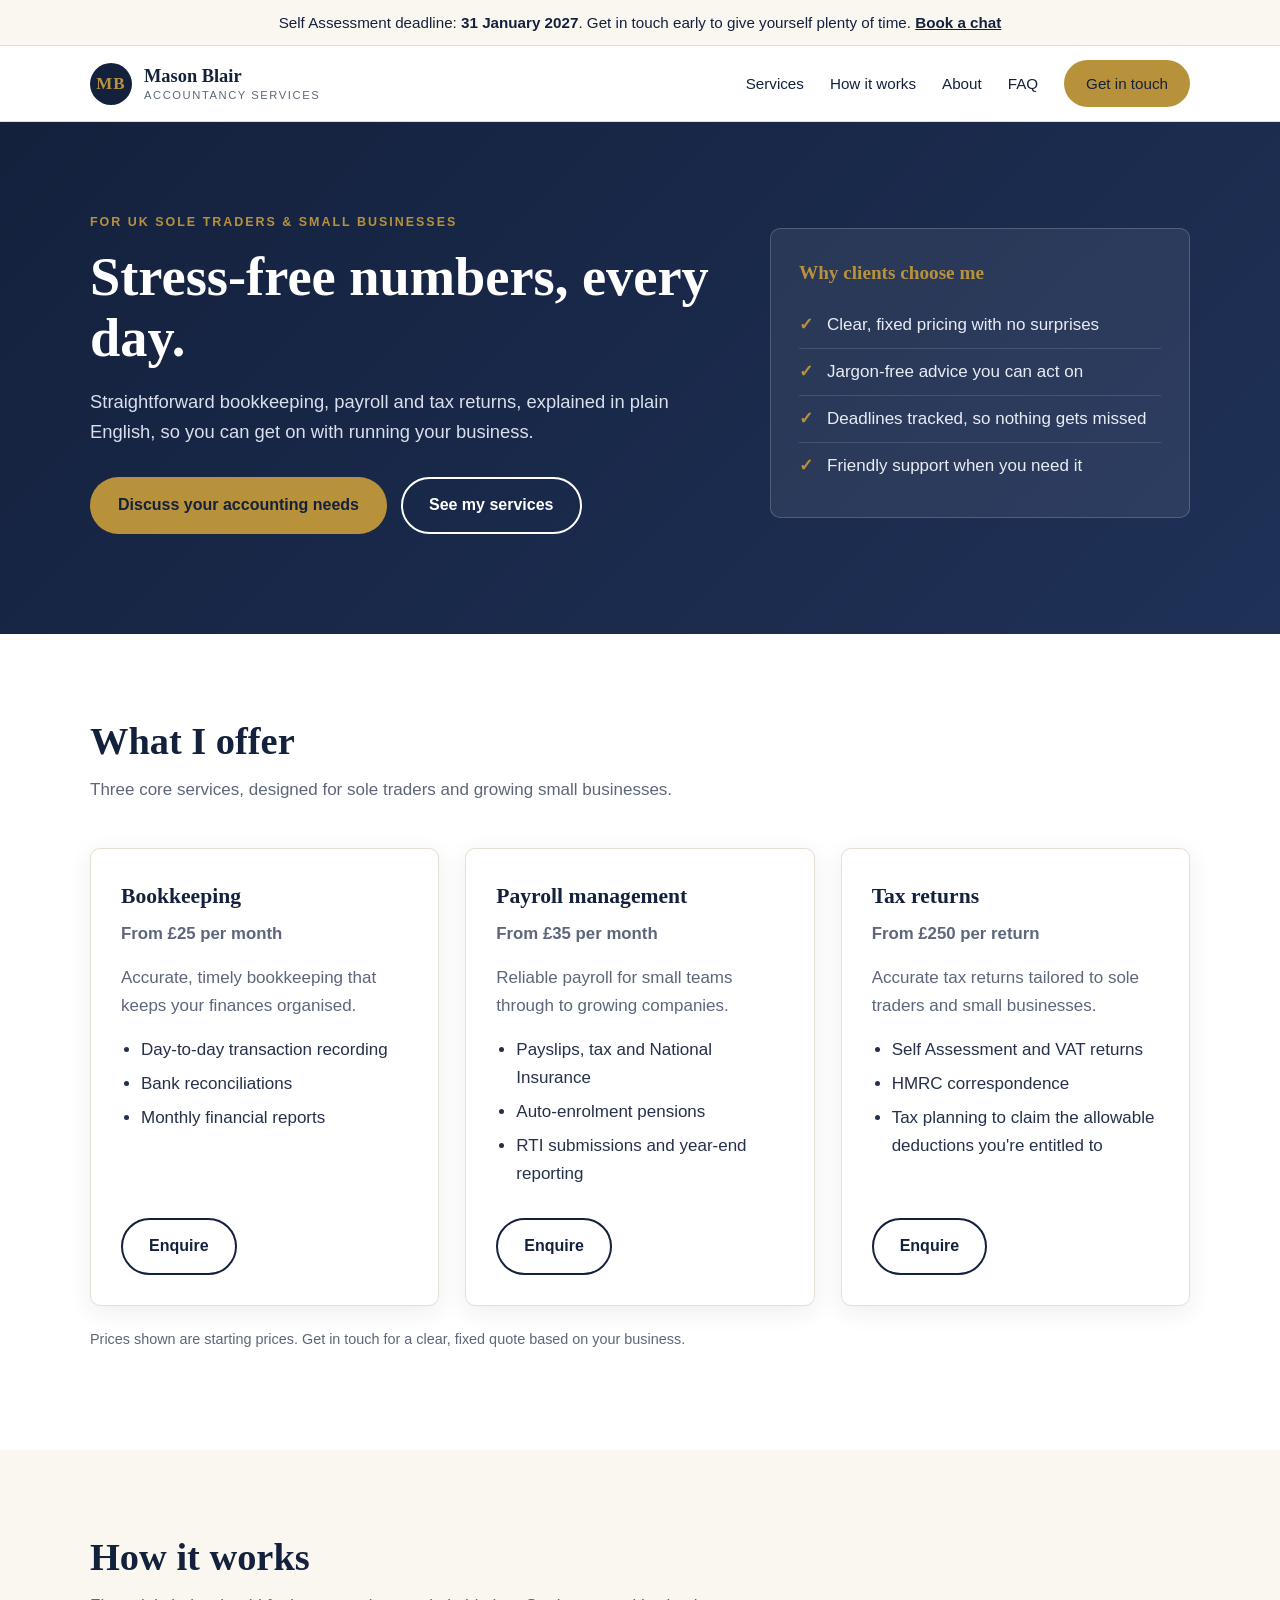
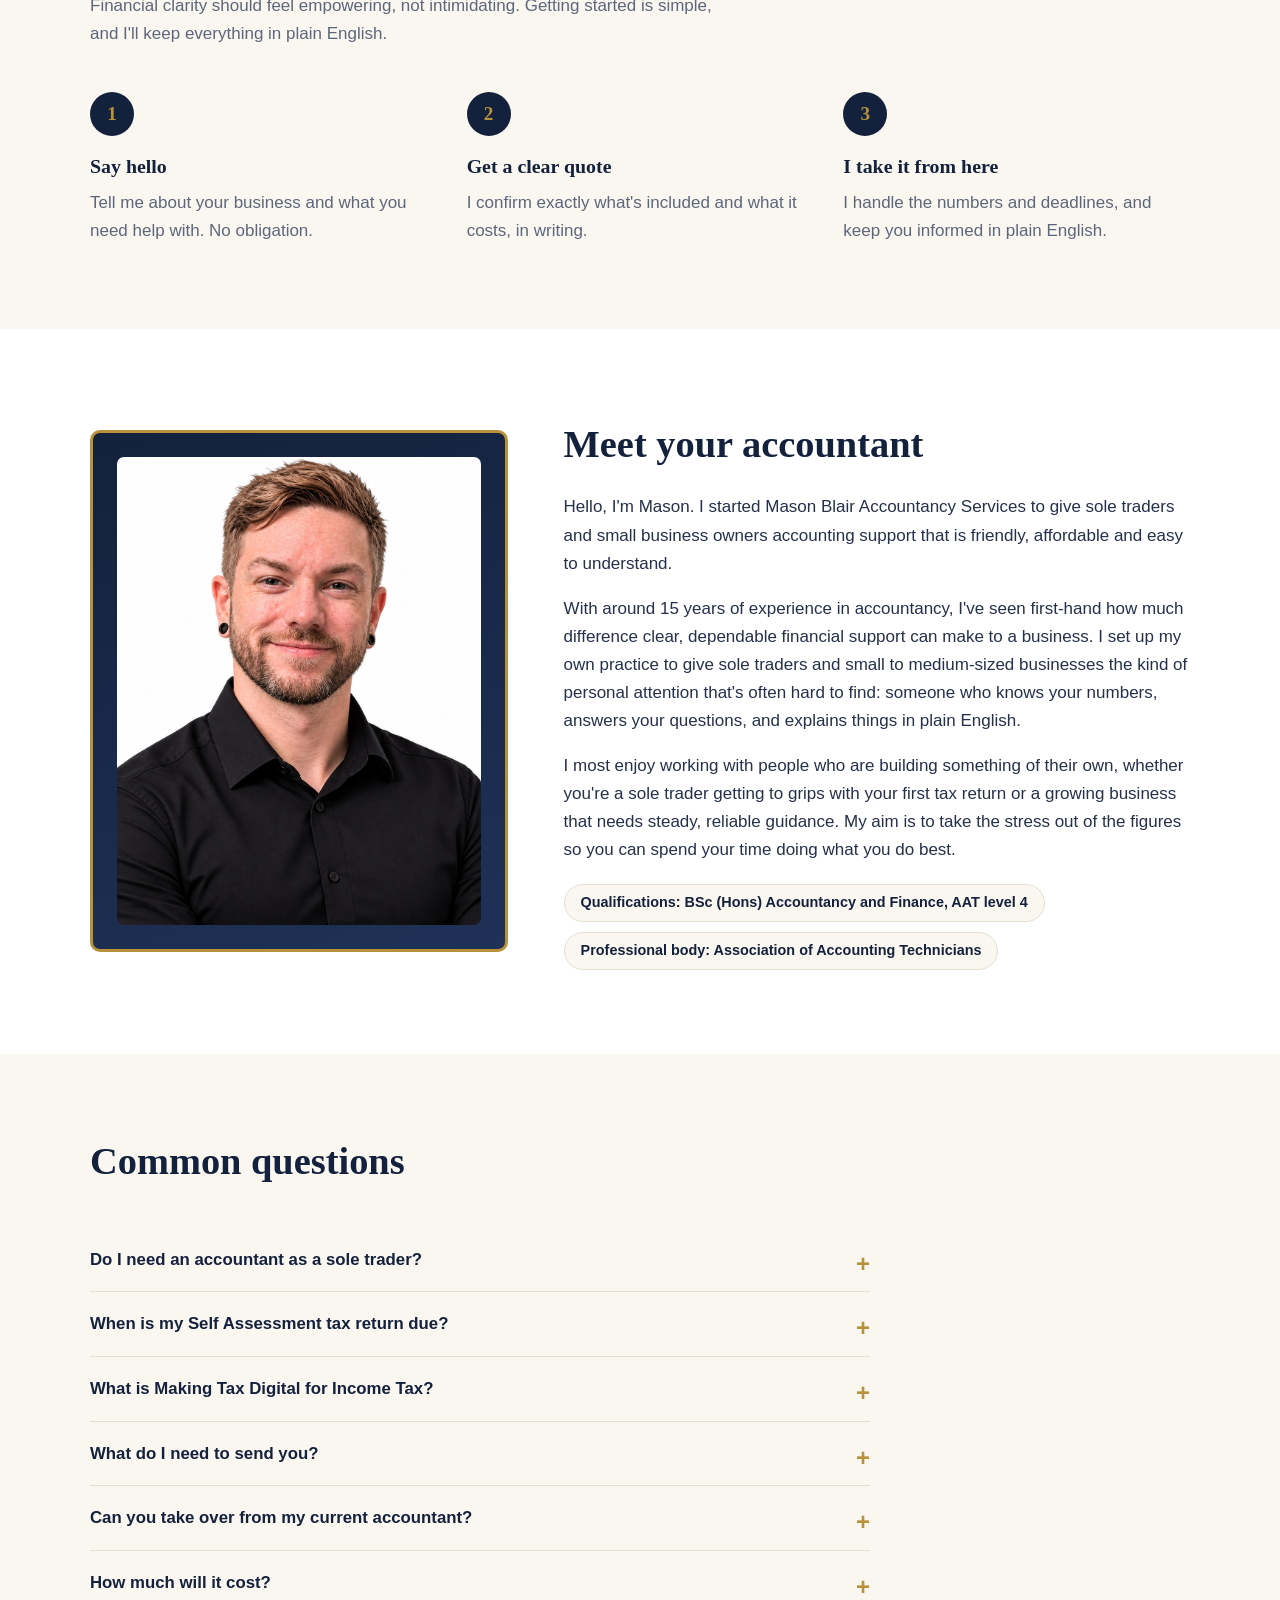
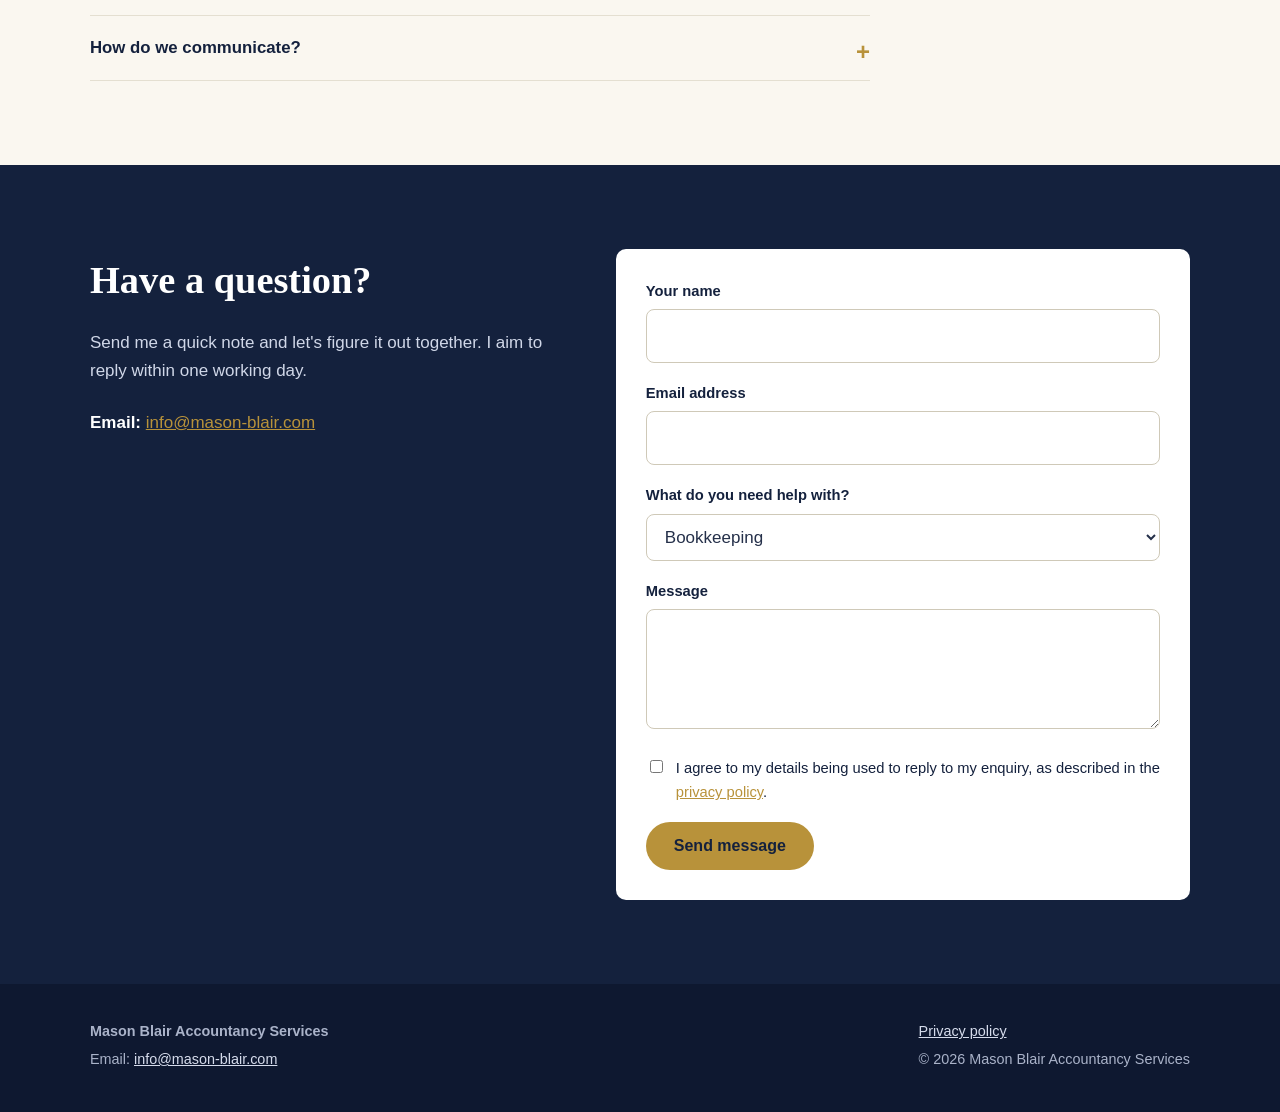
<file: index.html>
<!DOCTYPE html>
<html lang="en-GB">
<head>
  <meta charset="utf-8">
  <meta name="viewport" content="width=device-width, initial-scale=1">
  <title>Mason Blair | Bookkeeping, Payroll &amp; Tax Returns for UK Small Businesses</title>
  <meta name="description" content="Friendly, straightforward bookkeeping, payroll and tax returns for UK sole traders and small businesses. Clear numbers, clear advice.">
  <link rel="canonical" href="https://www.mason-blair.com/">
  <link rel="icon" href="data:image/svg+xml,%3Csvg xmlns='http://www.w3.org/2000/svg' viewBox='0 0 64 64'%3E%3Ccircle cx='32' cy='32' r='32' fill='%2314213d'/%3E%3Ctext x='32' y='41' font-family='Georgia,serif' font-size='26' font-weight='700' text-anchor='middle' fill='%23b8923a'%3EMB%3C/text%3E%3C/svg%3E">
  <meta property="og:title" content="Mason Blair | Bookkeeping, Payroll &amp; Tax Returns for UK Small Businesses">
  <meta property="og:description" content="Friendly, straightforward bookkeeping, payroll and tax returns for UK sole traders and small businesses.">
  <meta property="og:type" content="website">
  <meta property="og:url" content="https://www.mason-blair.com/">
  <meta property="og:locale" content="en_GB">
  <meta name="twitter:card" content="summary">
  <link rel="stylesheet" href="style.css">

  <!-- Small overrides and additions. These can be moved into style.css if you prefer. -->
  <style>
    /* Button text: navy on gold passes WCAG AA contrast (white on gold did not) */
    .btn-primary { color: var(--navy); }
    .btn-primary:hover, .nav a.btn-primary:hover { background: var(--gold-dark); color: #fff; }

    /* Seasonal notice bar */
    .notice { background: var(--cream); border-bottom: 1px solid var(--line); text-align: center; padding: 10px 20px; font-size: 0.95rem; color: var(--navy); }
    .notice a { font-weight: 600; color: var(--navy); }
    .notice a:hover { color: var(--gold-dark); }

    /* Contact form feedback */
    .form-status { margin: 14px 0 0; font-weight: 600; }
    .form-status:empty { display: none; }
    .form-status.ok { color: #1f6b3a; }
    .form-status.error { color: #a12b2b; }
  </style>

  <script type="application/ld+json">
  {
    "@context": "https://schema.org",
    "@type": "AccountingService",
    "name": "Mason Blair Accountancy Services",
    "url": "https://www.mason-blair.com/",
    "email": "info@mason-blair.com",
    "description": "Bookkeeping, payroll and tax returns for UK sole traders and small businesses.",
    "areaServed": { "@type": "Country", "name": "United Kingdom" }
  }
  </script>
</head>
<body>
  <a class="skip-link" href="#main">Skip to content</a>

  <!-- Seasonal notice: hides itself automatically after 31 January 2027. Delete the block and its script when no longer needed. -->
  <div class="notice" id="notice">
    Self Assessment deadline: <strong>31 January 2027</strong>. Get in touch early to give yourself plenty of time. <a href="#contact">Book a chat</a>
  </div>

  <header class="site-header">
    <div class="container header-inner">
      <a class="brand" href="#top" aria-label="Mason Blair Accountancy Services – home">
        <span class="brand-mark" aria-hidden="true">MB</span>
        <span class="brand-text">Mason Blair<small>Accountancy Services</small></span>
      </a>
      <button class="nav-toggle" aria-expanded="false" aria-controls="nav">Menu</button>
      <nav class="nav" id="nav" aria-label="Main">
        <ul>
          <li><a href="#services">Services</a></li>
          <li><a href="#how">How it works</a></li>
          <li><a href="#about">About</a></li>
          <li><a href="#faq">FAQ</a></li>
          <li><a class="btn btn-primary btn-small" href="#contact">Get in touch</a></li>
        </ul>
      </nav>
    </div>
  </header>

  <main id="main">
    <div id="top"></div>

    <!-- HERO -->
    <section class="hero">
      <div class="container hero-grid">
        <div>
          <p class="eyebrow">For UK sole traders &amp; small businesses</p>
          <h1>Stress-free numbers, every day.</h1>
          <p class="lead">Straightforward bookkeeping, payroll and tax returns, explained in plain English, so you can get on with running your business.</p>
          <div class="hero-actions">
            <a class="btn btn-primary" href="#contact">Discuss your accounting needs</a>
            <a class="btn btn-outline" href="#services">See my services</a>
          </div>
        </div>
        <aside class="hero-card" aria-label="Why choose us">
          <h2>Why clients choose me</h2>
          <ul>
            <li>Clear, fixed pricing with no surprises</li>
            <li>Jargon-free advice you can act on</li>
            <li>Deadlines tracked, so nothing gets missed</li>
            <li>Friendly support when you need it</li>
          </ul>
        </aside>
      </div>
    </section>

    <!-- SERVICES -->
    <section id="services">
      <div class="container">
        <div class="section-head">
          <h2>What I offer</h2>
          <p>Three core services, designed for sole traders and growing small businesses.</p>
        </div>
        <div class="cards">
          <article class="card">
            <h3>Bookkeeping</h3>
            <p class="price">From £25 per month</p>
            <p>Accurate, timely bookkeeping that keeps your finances organised.</p>
            <ul>
              <li>Day-to-day transaction recording</li>
              <li>Bank reconciliations</li>
              <li>Monthly financial reports</li>
            </ul>
            <a class="btn btn-outline" href="#contact" data-service="Bookkeeping">Enquire</a>
          </article>

          <article class="card">
            <h3>Payroll management</h3>
            <p class="price">From £35 per month</p>
            <p>Reliable payroll for small teams through to growing companies.</p>
            <ul>
              <li>Payslips, tax and National Insurance</li>
              <li>Auto-enrolment pensions</li>
              <li>RTI submissions and year-end reporting</li>
            </ul>
            <a class="btn btn-outline" href="#contact" data-service="Payroll">Enquire</a>
          </article>

          <article class="card">
            <h3>Tax returns</h3>
            <p class="price">From £250 per return</p>
            <p>Accurate tax returns tailored to sole traders and small businesses.</p>
            <ul>
              <li>Self Assessment and VAT returns</li>
              <li>HMRC correspondence</li>
              <li>Tax planning to claim the allowable deductions you're entitled to</li>
            </ul>
            <a class="btn btn-outline" href="#contact" data-service="Tax return">Enquire</a>
          </article>
        </div>
        <p class="note">Prices shown are starting prices. Get in touch for a clear, fixed quote based on your business.</p>
      </div>
    </section>

    <!-- HOW IT WORKS -->
    <section id="how" class="section-alt">
      <div class="container">
        <div class="section-head">
          <h2>How it works</h2>
          <p>Financial clarity should feel empowering, not intimidating. Getting started is simple, and I'll keep everything in plain English.</p>
        </div>
        <div class="steps">
          <div class="step">
            <h3>Say hello</h3>
            <p>Tell me about your business and what you need help with. No obligation.</p>
          </div>
          <div class="step">
            <h3>Get a clear quote</h3>
            <p>I confirm exactly what's included and what it costs, in writing.</p>
          </div>
          <div class="step">
            <h3>I take it from here</h3>
            <p>I handle the numbers and deadlines, and keep you informed in plain English.</p>
          </div>
        </div>
      </div>
    </section>

    <!-- ABOUT -->
    <section id="about">
      <div class="container about-grid">
        <div class="about-photo">
          <img src="headshot.jpg" alt="Photo of Mason, founder of Mason Blair Accountancy Services" loading="lazy" decoding="async">
        </div>
        <div class="about-text">
          <h2>Meet your accountant</h2>
          <p>Hello, I'm Mason. I started Mason Blair Accountancy Services to give sole traders and small business owners accounting support that is friendly, affordable and easy to understand.</p>
          <p>With around 15 years of experience in accountancy, I've seen first-hand how much difference clear, dependable financial support can make to a business. I set up my own practice to give sole traders and small to medium-sized businesses the kind of personal attention that's often hard to find: someone who knows your numbers, answers your questions, and explains things in plain English.</p>
          <p>I most enjoy working with people who are building something of their own, whether you're a sole trader getting to grips with your first tax return or a growing business that needs steady, reliable guidance. My aim is to take the stress out of the figures so you can spend your time doing what you do best.</p>
          <ul class="credentials" aria-label="Qualifications and memberships">
            <li>Qualifications: BSc (Hons) Accountancy and Finance, AAT level 4</li>
            <li>Professional body: Association of Accounting Technicians</li>
          </ul>
        </div>
      </div>
    </section>

    <!-- TESTIMONIALS -->
    <!-- TODO: add genuine client quotes (with permission), then remove the comment markers around this section.
    <section class="section-alt" id="testimonials">
      <div class="container">
        <div class="section-head"><h2>What clients say</h2></div>
        <div class="quotes">
          <blockquote>"Real client quote here."<footer>Name, Business</footer></blockquote>
          <blockquote>"Another real client quote."<footer>Name, Business</footer></blockquote>
        </div>
      </div>
    </section>
    -->

    <!-- FAQ -->
    <section id="faq" class="section-alt">
      <div class="container">
        <div class="section-head">
          <h2>Common questions</h2>
        </div>
        <div class="faq">
          <details>
            <summary>Do I need an accountant as a sole trader?</summary>
            <p>You don't have to have one, but many sole traders find it saves time, reduces mistakes and helps them keep more of what they earn. I can help with as much or as little as you need.</p>
          </details>
          <details>
            <summary>When is my Self Assessment tax return due?</summary>
            <p>For most people the online filing deadline is 31 January following the end of the tax year (which ends 5 April), and any tax owed is also due by then. Check GOV.UK for the current year's exact dates.</p>
          </details>
          <details>
            <summary>What is Making Tax Digital for Income Tax?</summary>
            <p>It's a change to how some sole traders and landlords keep records and report to HMRC, being phased in by income level. If it applies to you, you'll need to keep digital records and send regular updates using compatible software. Check GOV.UK to see whether and when it applies to you, and get in touch if you'd like help getting ready.</p>
          </details>
          <details>
            <summary>What do I need to send you?</summary>
            <p>Typically your income and expense records (or bank statements), plus any relevant invoices and receipts. I'll give you a simple checklist once we've spoken.</p>
          </details>
          <details>
            <summary>Can you take over from my current accountant?</summary>
            <p>Yes. Get in touch and I'll explain what's needed to make the switch smooth.</p>
          </details>
          <details>
            <summary>How much will it cost?</summary>
            <p>My prices start from the amounts shown above. I'll agree a clear, fixed quote with you before any work begins.</p>
          </details>
          <details>
            <summary>How do we communicate?</summary>
            <p>Mainly by email, with calls when you'd like to talk things through. I aim to reply within one working day.</p>
          </details>
        </div>
      </div>
    </section>

    <!-- CONTACT -->
    <section id="contact" class="contact">
      <div class="container contact-grid">
        <div>
          <h2>Have a question?</h2>
          <p>Send me a quick note and let's figure it out together. I aim to reply within one working day.</p>
          <ul class="contact-list">
            <li><strong>Email:</strong> <a href="mailto:info@mason-blair.com">info@mason-blair.com</a></li>
          </ul>
        </div>

        <form id="contact-form" action="https://formspree.io/f/moedjldq" method="POST">
          <div class="field">
            <label for="name">Your name</label>
            <input id="name" name="name" type="text" autocomplete="name" required>
          </div>
          <div class="field">
            <label for="email">Email address</label>
            <input id="email" name="email" type="email" autocomplete="email" required>
          </div>
          <div class="field">
            <label for="service">What do you need help with?</label>
            <select id="service" name="service">
              <option>Bookkeeping</option>
              <option>Payroll</option>
              <option>Tax return</option>
              <option>Not sure yet</option>
            </select>
          </div>
          <div class="field">
            <label for="message">Message</label>
            <textarea id="message" name="message" required></textarea>
          </div>
          <div class="hidden" aria-hidden="true">
            <label for="website">Leave this empty</label>
            <input id="website" name="_gotcha" type="text" tabindex="-1" autocomplete="off">
          </div>
          <div class="consent">
            <input id="consent" name="consent" type="checkbox" required>
            <label for="consent" style="font-weight:400;margin:0;">I agree to my details being used to reply to my enquiry, as described in the <a href="privacy.html">privacy policy</a>.</label>
          </div>
          <button class="btn btn-primary" type="submit">Send message</button>
          <p class="form-status" id="form-status" role="status" aria-live="polite"></p>
        </form>
      </div>
    </section>
  </main>

  <footer class="site-footer">
    <div class="container footer-inner">
      <div>
        <p><strong>Mason Blair Accountancy Services</strong></p>
        <p>Email: <a href="mailto:info@mason-blair.com">info@mason-blair.com</a></p>
      </div>
      <div>
        <p><a href="privacy.html">Privacy policy</a></p>
        <p>&copy; <span id="year">2026</span> Mason Blair Accountancy Services</p>
      </div>
    </div>
  </footer>

  <script>
    // Mobile menu
    var toggle = document.querySelector('.nav-toggle');
    var nav = document.getElementById('nav');
    toggle.addEventListener('click', function () {
      var open = nav.classList.toggle('open');
      toggle.setAttribute('aria-expanded', open);
    });
    nav.querySelectorAll('a').forEach(function (a) {
      a.addEventListener('click', function () {
        nav.classList.remove('open');
        toggle.setAttribute('aria-expanded', 'false');
      });
    });

    // Footer year
    document.getElementById('year').textContent = new Date().getFullYear();

    // Hide the Self Assessment notice after the deadline has passed
    var notice = document.getElementById('notice');
    if (notice && new Date() >= new Date('2027-02-01')) {
      notice.style.display = 'none';
    }

    // "Enquire" buttons pre-select the matching service in the form
    var serviceSelect = document.getElementById('service');
    document.querySelectorAll('[data-service]').forEach(function (btn) {
      btn.addEventListener('click', function () {
        serviceSelect.value = btn.getAttribute('data-service');
      });
    });

    // Send the form without leaving the page (falls back to a normal submit if this fails to run)
    var form = document.getElementById('contact-form');
    var statusEl = document.getElementById('form-status');
    form.addEventListener('submit', function (e) {
      if (!window.fetch || !window.FormData) { return; }
      e.preventDefault();
      var submitBtn = form.querySelector('button[type="submit"]');
      submitBtn.disabled = true;
      submitBtn.textContent = 'Sending…';
      statusEl.className = 'form-status';
      statusEl.textContent = '';
      fetch(form.action, {
        method: 'POST',
        body: new FormData(form),
        headers: { 'Accept': 'application/json' }
      }).then(function (response) {
        if (!response.ok) { throw new Error('Request failed'); }
        form.reset();
        statusEl.classList.add('ok');
        statusEl.textContent = 'Thank you, your message has been sent. I aim to reply within one working day.';
      }).catch(function () {
        statusEl.classList.add('error');
        statusEl.textContent = 'Sorry, something went wrong. Please email info@mason-blair.com instead.';
      }).then(function () {
        submitBtn.disabled = false;
        submitBtn.textContent = 'Send message';
      });
    });
  </script>
</body>
</html>
</file>
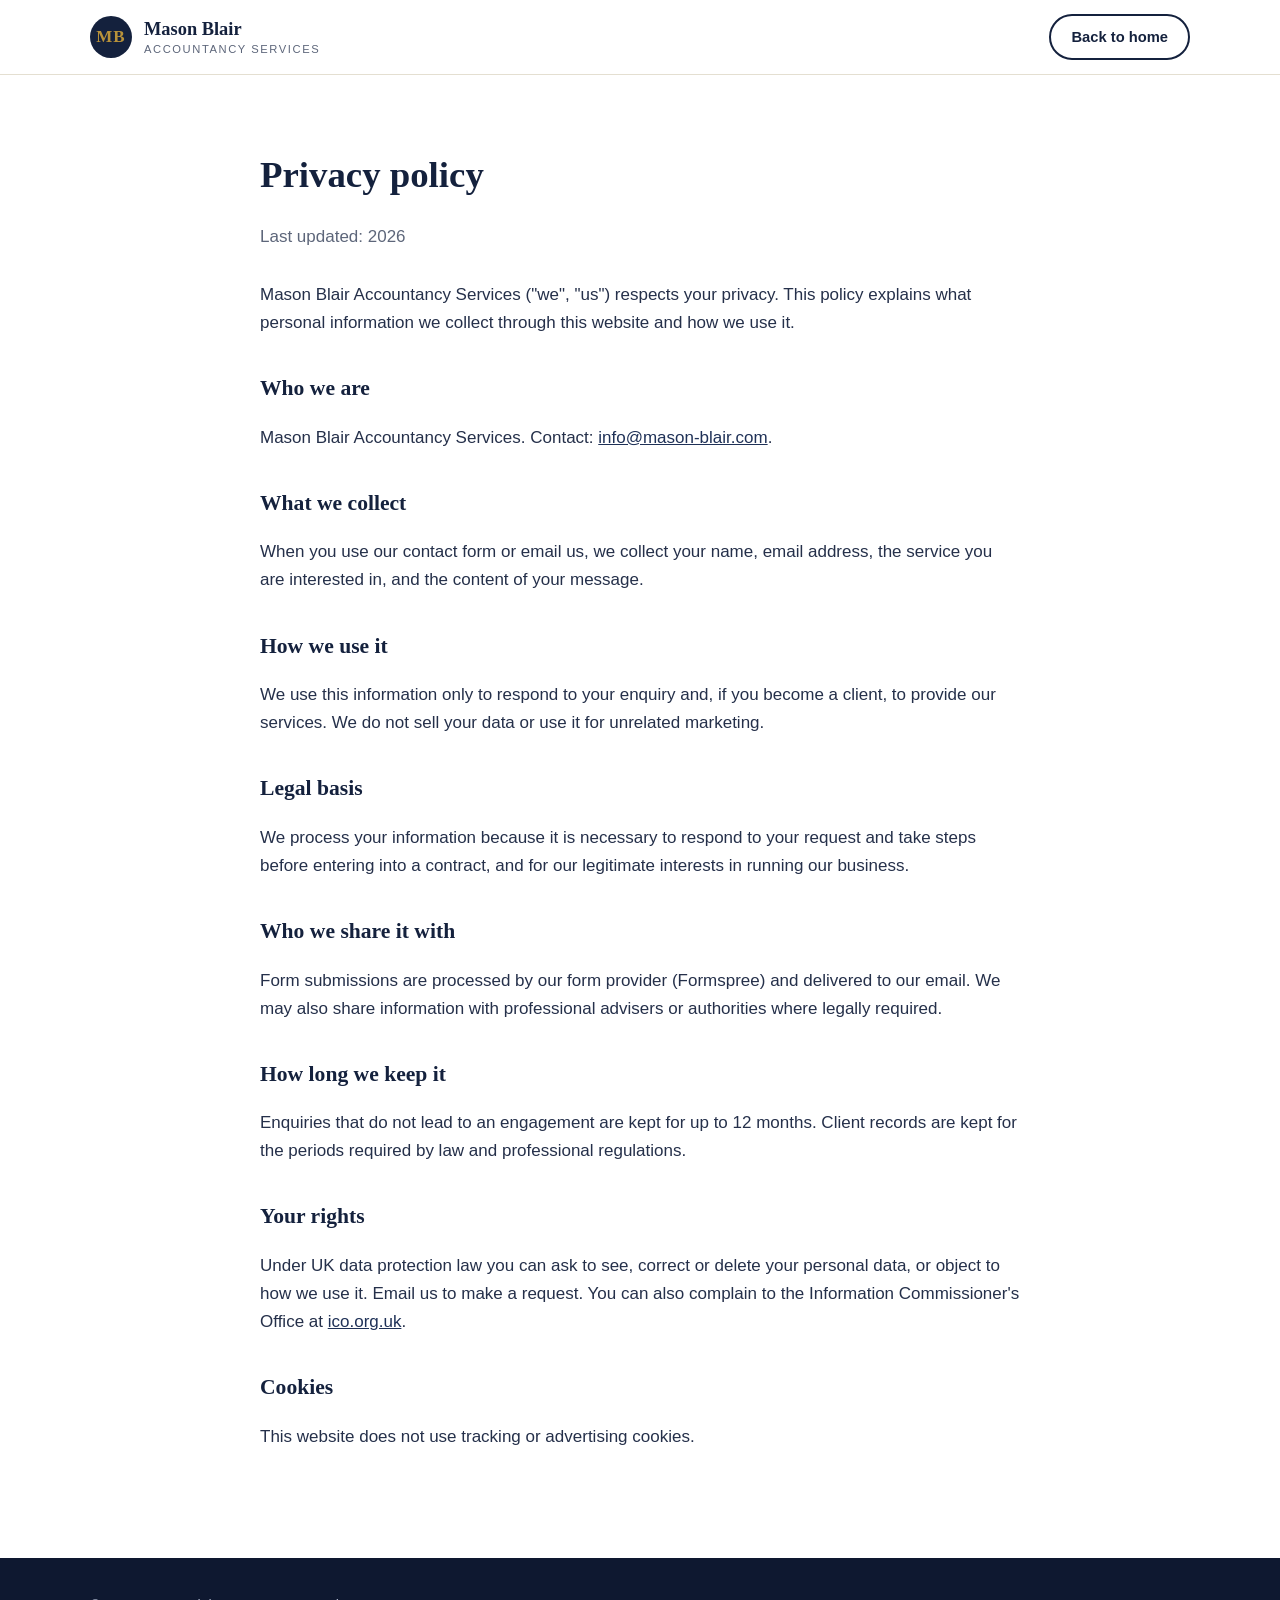
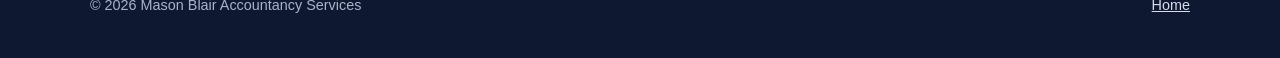
<file: privacy.html>
<!DOCTYPE html>
<html lang="en-GB">
<head>
  <meta charset="utf-8">
  <meta name="viewport" content="width=device-width, initial-scale=1">
  <title>Privacy Policy | Mason Blair Accountancy Services</title>
  <meta name="description" content="How Mason Blair Accountancy Services collects and uses your personal information.">
  <link rel="stylesheet" href="style.css">
</head>
<body>
  <header class="site-header">
    <div class="container header-inner">
      <a class="brand" href="index.html" aria-label="Mason Blair Accountancy Services – home">
        <span class="brand-mark" aria-hidden="true">MB</span>
        <span class="brand-text">Mason Blair<small>Accountancy Services</small></span>
      </a>
      <a class="btn btn-outline btn-small" href="index.html">Back to home</a>
    </div>
  </header>

  <main class="container page">
    <h1>Privacy policy</h1>
    <p class="updated">Last updated: 2026</p>

    <p>Mason Blair Accountancy Services ("we", "us") respects your privacy. This policy explains what personal information we collect through this website and how we use it.</p>

    <h2>Who we are</h2>
    <p>Mason Blair Accountancy Services. Contact: <a href="mailto:info@mason-blair.com">info@mason-blair.com</a>.</p>

    <h2>What we collect</h2>
    <p>When you use our contact form or email us, we collect your name, email address, the service you are interested in, and the content of your message.</p>

    <h2>How we use it</h2>
    <p>We use this information only to respond to your enquiry and, if you become a client, to provide our services. We do not sell your data or use it for unrelated marketing.</p>

    <h2>Legal basis</h2>
    <p>We process your information because it is necessary to respond to your request and take steps before entering into a contract, and for our legitimate interests in running our business.</p>

    <h2>Who we share it with</h2>
    <p>Form submissions are processed by our form provider (Formspree) and delivered to our email. We may also share information with professional advisers or authorities where legally required.</p>

    <h2>How long we keep it</h2>
    <p>Enquiries that do not lead to an engagement are kept for up to 12 months. Client records are kept for the periods required by law and professional regulations.</p>

    <h2>Your rights</h2>
    <p>Under UK data protection law you can ask to see, correct or delete your personal data, or object to how we use it. Email us to make a request. You can also complain to the Information Commissioner's Office at <a href="https://ico.org.uk">ico.org.uk</a>.</p>

    <h2>Cookies</h2>
    <p>This website does not use tracking or advertising cookies.</p>
  </main>

  <footer class="site-footer">
    <div class="container footer-inner">
      <p>&copy; <span id="year">2026</span> Mason Blair Accountancy Services</p>
      <p><a href="index.html">Home</a></p>
    </div>
  </footer>
  <script>document.getElementById('year').textContent = new Date().getFullYear();</script>
</body>
</html>
</file>
<file: style.css>
/* Mason Blair Accountancy Services — stylesheet */
:root {
  --navy: #14213d;
  --navy-soft: #1f3157;
  --gold: #b8923a;
  --gold-dark: #8f6e24;
  --cream: #faf7f0;
  --white: #ffffff;
  --text: #25304a;
  --muted: #5d667a;
  --line: #e4dfd1;
  --radius: 10px;
  --shadow: 0 6px 24px rgba(20, 33, 61, 0.08);
  --serif: Georgia, "Times New Roman", serif;
  --sans: -apple-system, BlinkMacSystemFont, "Segoe UI", Roboto, Helvetica, Arial, sans-serif;
}

*, *::before, *::after { box-sizing: border-box; }

html { scroll-behavior: smooth; }

body {
  margin: 0;
  font-family: var(--sans);
  color: var(--text);
  background: var(--white);
  line-height: 1.65;
  font-size: 17px;
}

img { max-width: 100%; display: block; }

a { color: var(--navy-soft); }
a:hover { color: var(--gold-dark); }

.container { width: min(1100px, 100% - 40px); margin-inline: auto; }

.skip-link {
  position: absolute; left: -999px; top: 0;
  background: var(--navy); color: #fff; padding: 10px 16px; z-index: 100;
}
.skip-link:focus { left: 0; }

/* Header */
.site-header {
  position: sticky; top: 0; z-index: 50;
  background: rgba(255, 255, 255, 0.96);
  backdrop-filter: blur(6px);
  border-bottom: 1px solid var(--line);
}
.header-inner {
  display: flex; align-items: center; justify-content: space-between;
  padding: 14px 0; gap: 20px;
}
.brand { display: flex; align-items: center; gap: 12px; text-decoration: none; color: var(--navy); }
.brand-mark {
  width: 42px; height: 42px; border-radius: 50%;
  background: var(--navy); color: var(--gold);
  display: grid; place-items: center;
  font-family: var(--serif); font-weight: 700; font-size: 17px; letter-spacing: 1px;
}
.brand-text { font-family: var(--serif); font-size: 1.15rem; font-weight: 700; line-height: 1.1; }
.brand-text small { display: block; font-family: var(--sans); font-weight: 500; font-size: 0.7rem; letter-spacing: 0.14em; text-transform: uppercase; color: var(--muted); margin-top: 3px; }

.nav ul { list-style: none; display: flex; gap: 26px; margin: 0; padding: 0; align-items: center; }
.nav a { text-decoration: none; color: var(--navy); font-weight: 500; font-size: 0.95rem; }
.nav a:hover { color: var(--gold-dark); }

.nav-toggle {
  display: none; background: none; border: 1px solid var(--line);
  border-radius: 8px; padding: 8px 12px; font: inherit; color: var(--navy); cursor: pointer;
}

/* Buttons */
.btn {
  display: inline-block; padding: 13px 26px; border-radius: 999px;
  font-weight: 600; text-decoration: none; border: 2px solid transparent;
  cursor: pointer; font-size: 1rem; font-family: var(--sans); transition: all 0.2s ease;
}
.btn-primary { background: var(--gold); color: #fff; }
.btn-primary:hover { background: var(--gold-dark); color: #fff; }
.btn-outline { border-color: var(--navy); color: var(--navy); background: transparent; }
.btn-outline:hover { background: var(--navy); color: #fff; }
.btn-small { padding: 9px 20px; font-size: 0.92rem; }

/* Hero */
.hero { background: linear-gradient(135deg, var(--navy) 0%, var(--navy-soft) 100%); color: #fff; padding: 90px 0 100px; }
.hero-grid { display: grid; grid-template-columns: 1.2fr 0.8fr; gap: 50px; align-items: center; }
.eyebrow { text-transform: uppercase; letter-spacing: 0.16em; font-size: 0.78rem; font-weight: 600; color: var(--gold); margin: 0 0 14px; }
.hero h1 { font-family: var(--serif); font-size: clamp(2.2rem, 5vw, 3.4rem); line-height: 1.12; margin: 0 0 18px; }
.hero p.lead { font-size: 1.15rem; color: #d9dfec; max-width: 36em; margin: 0 0 30px; }
.hero-actions { display: flex; gap: 14px; flex-wrap: wrap; }
.hero .btn-outline { border-color: #fff; color: #fff; }
.hero .btn-outline:hover { background: #fff; color: var(--navy); }

.hero-card {
  background: rgba(255, 255, 255, 0.07); border: 1px solid rgba(255, 255, 255, 0.18);
  border-radius: var(--radius); padding: 28px;
}
.hero-card h2 { font-family: var(--serif); font-size: 1.2rem; margin: 0 0 14px; color: var(--gold); }
.hero-card ul { list-style: none; margin: 0; padding: 0; }
.hero-card li { padding: 9px 0 9px 28px; position: relative; border-bottom: 1px solid rgba(255, 255, 255, 0.12); color: #e8ecf5; }
.hero-card li:last-child { border-bottom: none; }
.hero-card li::before { content: "✓"; position: absolute; left: 0; color: var(--gold); font-weight: 700; }

/* Sections */
section { padding: 84px 0; }
.section-alt { background: var(--cream); }
.section-head { max-width: 640px; margin-bottom: 44px; }
.section-head h2 { font-family: var(--serif); color: var(--navy); font-size: clamp(1.8rem, 3.5vw, 2.4rem); line-height: 1.2; margin: 0 0 12px; }
.section-head p { color: var(--muted); margin: 0; }

/* Services */
.cards { display: grid; grid-template-columns: repeat(3, 1fr); gap: 26px; }
.card {
  background: var(--white); border: 1px solid var(--line); border-radius: var(--radius);
  padding: 30px; box-shadow: var(--shadow); display: flex; flex-direction: column;
}
.card h3 { font-family: var(--serif); color: var(--navy); font-size: 1.35rem; margin: 0 0 6px; }
.price { color: var(--gold-dark); font-weight: 700; font-size: 1.05rem; margin: 0 0 14px; }
.card p { color: var(--muted); margin: 0 0 16px; }
.card ul { margin: 0 0 24px; padding-left: 20px; }
.card li { margin-bottom: 6px; }
.card .btn { margin-top: auto; align-self: flex-start; }
.note { margin-top: 22px; font-size: 0.9rem; color: var(--muted); }

/* How it works */
.steps { display: grid; grid-template-columns: repeat(3, 1fr); gap: 30px; counter-reset: step; }
.step { position: relative; padding-top: 58px; }
.step::before {
  counter-increment: step; content: counter(step);
  position: absolute; top: 0; left: 0; width: 44px; height: 44px; border-radius: 50%;
  background: var(--navy); color: var(--gold); display: grid; place-items: center;
  font-family: var(--serif); font-weight: 700; font-size: 1.2rem;
}
.step h3 { font-family: var(--serif); color: var(--navy); margin: 0 0 6px; }
.step p { margin: 0; color: var(--muted); }

/* About */
.about-grid { display: grid; grid-template-columns: 0.8fr 1.2fr; gap: 56px; align-items: center; }
.about-photo {
  aspect-ratio: 4 / 5; border-radius: var(--radius);
  background: linear-gradient(160deg, var(--navy) 0%, var(--navy-soft) 100%);
  display: grid; place-items: center; text-align: center; padding: 24px;
  color: #cfd6e6; font-size: 0.9rem; border: 3px solid var(--gold);
}
.about-photo img { width: 100%; height: 100%; object-fit: cover; border-radius: 7px; }
.about-text h2 { font-family: var(--serif); color: var(--navy); font-size: clamp(1.8rem, 3.5vw, 2.4rem); margin: 0 0 14px; }
.credentials { list-style: none; padding: 0; margin: 20px 0 0; display: flex; flex-wrap: wrap; gap: 10px; }
.credentials li { background: var(--cream); border: 1px solid var(--line); border-radius: 999px; padding: 6px 16px; font-size: 0.9rem; font-weight: 600; color: var(--navy); }

/* Testimonials */
.quotes { display: grid; grid-template-columns: repeat(2, 1fr); gap: 26px; }
blockquote { margin: 0; background: var(--white); border-left: 4px solid var(--gold); padding: 24px 28px; border-radius: 0 var(--radius) var(--radius) 0; box-shadow: var(--shadow); font-family: var(--serif); font-size: 1.1rem; }
blockquote footer { margin-top: 12px; font-family: var(--sans); font-size: 0.88rem; color: var(--muted); }

/* FAQ */
.faq { max-width: 780px; }
details { border-bottom: 1px solid var(--line); padding: 18px 0; }
summary { cursor: pointer; font-weight: 600; color: var(--navy); font-size: 1.05rem; list-style: none; padding-right: 30px; position: relative; }
summary::-webkit-details-marker { display: none; }
summary::after { content: "+"; position: absolute; right: 0; top: -2px; font-size: 1.5rem; color: var(--gold); transition: transform 0.2s; }
details[open] summary::after { content: "–"; }
details p { margin: 12px 0 0; color: var(--muted); }

/* Contact */
.contact { background: var(--navy); color: #fff; }
.contact-grid { display: grid; grid-template-columns: 0.9fr 1.1fr; gap: 56px; }
.contact h2 { font-family: var(--serif); font-size: clamp(1.8rem, 3.5vw, 2.4rem); margin: 0 0 14px; }
.contact p { color: #d0d7e8; }
.contact a { color: var(--gold); }
.contact-list { list-style: none; padding: 0; margin: 24px 0 0; }
.contact-list li { margin-bottom: 10px; }

form { background: var(--white); color: var(--text); padding: 30px; border-radius: var(--radius); }
.field { margin-bottom: 18px; }
label { display: block; font-weight: 600; font-size: 0.92rem; margin-bottom: 6px; color: var(--navy); }
input, select, textarea {
  width: 100%; padding: 12px 14px; border: 1px solid #cfc9b8; border-radius: 8px;
  font: inherit; color: var(--text); background: #fff;
}
input:focus, select:focus, textarea:focus, .btn:focus-visible, a:focus-visible, summary:focus-visible {
  outline: 3px solid rgba(184, 146, 58, 0.5); outline-offset: 2px;
}
textarea { min-height: 120px; resize: vertical; }
.consent { display: flex; gap: 10px; align-items: flex-start; font-size: 0.88rem; color: var(--muted); margin-bottom: 18px; }
.consent input { width: auto; margin-top: 4px; }
.hidden { position: absolute; left: -9999px; }

/* Footer */
.site-footer { background: #0e1830; color: #aab3c9; padding: 36px 0; font-size: 0.9rem; }
.footer-inner { display: flex; justify-content: space-between; gap: 20px; flex-wrap: wrap; }
.site-footer a { color: #d6dcec; }
.site-footer p { margin: 0 0 4px; }

/* Plain pages (privacy) */
.page { padding: 70px 0 90px; max-width: 760px; }
.page h1 { font-family: var(--serif); color: var(--navy); font-size: 2.3rem; margin: 0 0 8px; }
.page h2 { font-family: var(--serif); color: var(--navy); margin: 34px 0 8px; font-size: 1.35rem; }
.page .updated { color: var(--muted); margin-bottom: 30px; }

/* Responsive */
@media (max-width: 900px) {
  .hero-grid, .about-grid, .contact-grid { grid-template-columns: 1fr; }
  .cards, .steps, .quotes { grid-template-columns: 1fr; }
  .about-photo { max-width: 320px; }
  section { padding: 64px 0; }
  .hero { padding: 64px 0 72px; }
}
@media (max-width: 760px) {
  .nav-toggle { display: block; }
  .nav { display: none; position: absolute; top: 100%; left: 0; right: 0; background: #fff; border-bottom: 1px solid var(--line); padding: 14px 20px 20px; }
  .nav.open { display: block; }
  .nav ul { flex-direction: column; align-items: flex-start; gap: 16px; }
}
@media (prefers-reduced-motion: reduce) {
  html { scroll-behavior: auto; }
  * { transition: none !important; }
}
</file>
